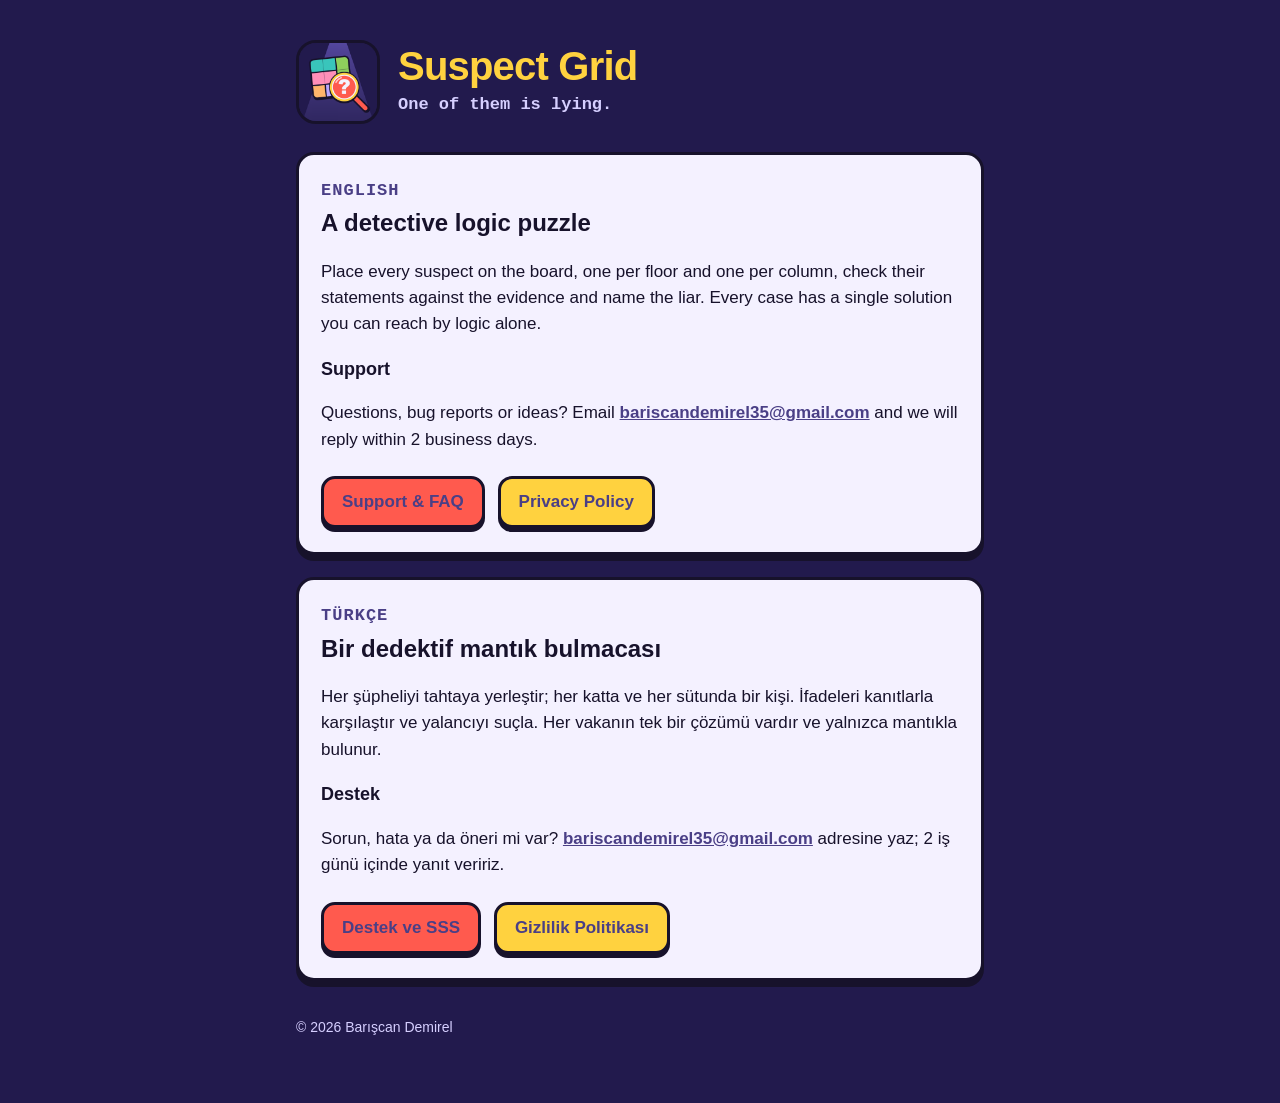
<file: index.html>
<!doctype html>
<html lang="en">
<head>
  <meta charset="utf-8">
  <meta name="viewport" content="width=device-width, initial-scale=1">
  <title>Suspect Grid</title>
  <meta name="description" content="Suspect Grid: a detective logic puzzle. One of them is lying.">
  <link rel="icon" href="icon.png">
  <link rel="stylesheet" href="style.css">
</head>
<body>
<main>
  <header>
    <img src="icon.png" alt="Suspect Grid icon">
    <div>
      <h1>Suspect Grid</h1>
      <p class="tagline">One of them is lying.</p>
    </div>
  </header>

  <section class="card">
    <span class="lang">ENGLISH</span>
    <h2>A detective logic puzzle</h2>
    <p>Place every suspect on the board, one per floor and one per column, check their statements against the
      evidence and name the liar. Every case has a single solution you can reach by logic alone.</p>
    <h3>Support</h3>
    <p>Questions, bug reports or ideas? Email <a href="mailto:bariscandemirel35@gmail.com">bariscandemirel35@gmail.com</a> and we will reply within
      2 business days.</p>
    <a class="button" href="support.html">Support &amp; FAQ</a>
    <a class="button secondary" href="privacy.html">Privacy Policy</a>
  </section>

  <section class="card">
    <span class="lang">TÜRKÇE</span>
    <h2>Bir dedektif mantık bulmacası</h2>
    <p>Her şüpheliyi tahtaya yerleştir; her katta ve her sütunda bir kişi. İfadeleri kanıtlarla karşılaştır ve
      yalancıyı suçla. Her vakanın tek bir çözümü vardır ve yalnızca mantıkla bulunur.</p>
    <h3>Destek</h3>
    <p>Sorun, hata ya da öneri mi var? <a href="mailto:bariscandemirel35@gmail.com">bariscandemirel35@gmail.com</a> adresine yaz; 2 iş günü içinde
      yanıt veririz.</p>
    <a class="button" href="support.html#tr">Destek ve SSS</a>
    <a class="button secondary" href="privacy.html#tr">Gizlilik Politikası</a>
  </section>

  <footer>© 2026 Barışcan Demirel</footer>
</main>
</body>
</html>
</file>
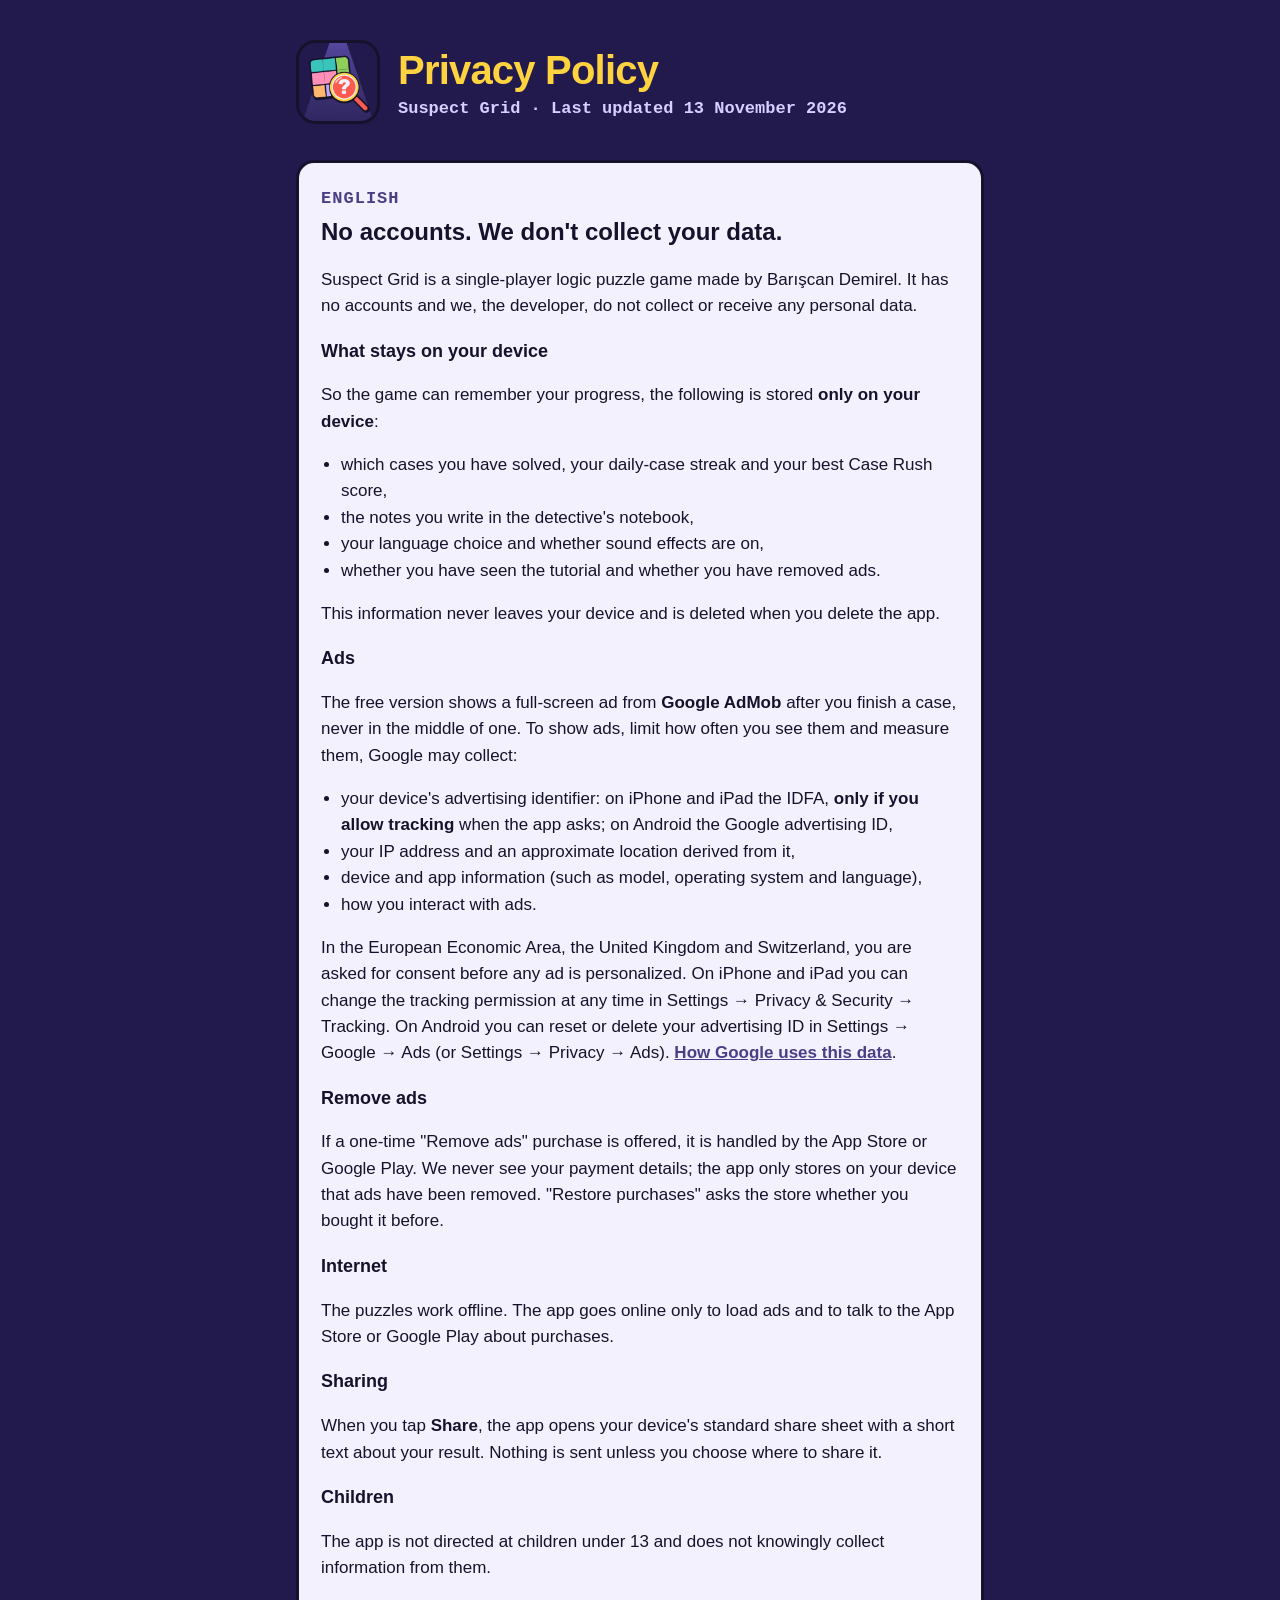
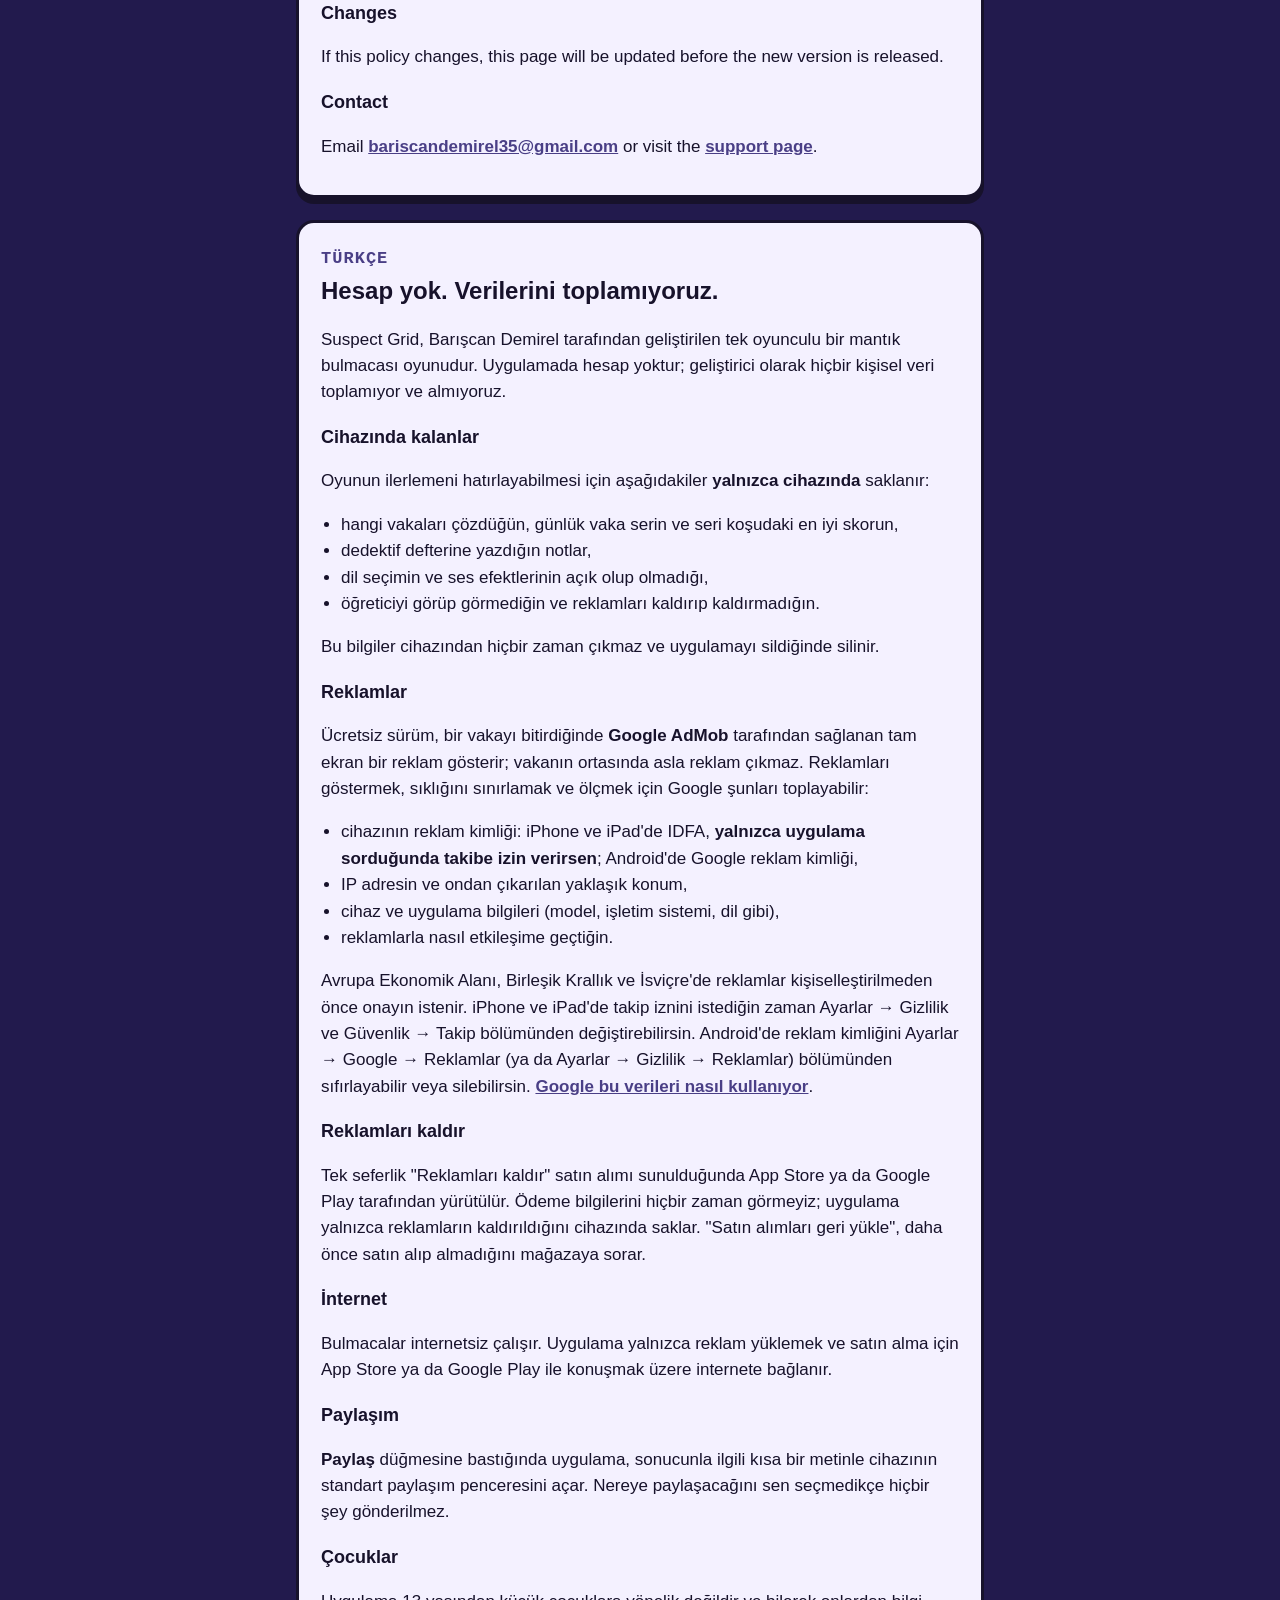
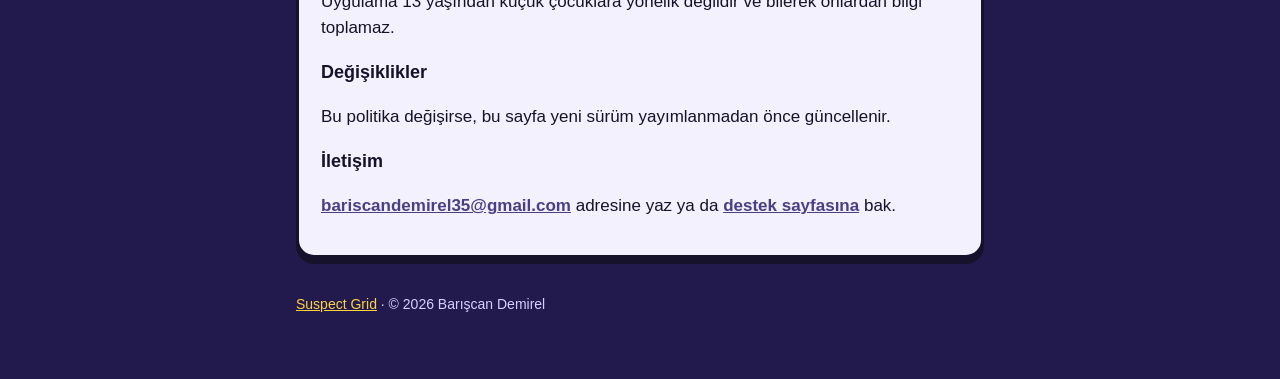
<file: privacy.html>
<!doctype html>
<html lang="en">
<head>
  <meta charset="utf-8">
  <meta name="viewport" content="width=device-width, initial-scale=1">
  <title>Suspect Grid Privacy Policy</title>
  <meta name="description" content="Privacy policy for the Suspect Grid app: what stays on your device, ads and purchases.">
  <link rel="icon" href="icon.png">
  <link rel="stylesheet" href="style.css">
</head>
<body>
<main>
  <header>
    <a href="./"><img src="icon.png" alt="Suspect Grid icon"></a>
    <div>
      <h1>Privacy Policy</h1>
      <p class="tagline">Suspect Grid · Last updated 13 November 2026</p>
    </div>
  </header>

  <section class="card" id="en">
    <span class="lang">ENGLISH</span>
    <h2>No accounts. We don't collect your data.</h2>
    <p>Suspect Grid is a single-player logic puzzle game made by Barışcan Demirel. It has no accounts and
      we, the developer, do not collect or receive any personal data.</p>
    <h3>What stays on your device</h3>
    <p>So the game can remember your progress, the following is stored <strong>only on your device</strong>:</p>
    <ul>
      <li>which cases you have solved, your daily-case streak and your best Case Rush score,</li>
      <li>the notes you write in the detective's notebook,</li>
      <li>your language choice and whether sound effects are on,</li>
      <li>whether you have seen the tutorial and whether you have removed ads.</li>
    </ul>
    <p>This information never leaves your device and is deleted when you delete the app.</p>
    <h3>Ads</h3>
    <p>The free version shows a full-screen ad from <strong>Google AdMob</strong> after you finish a case,
      never in the middle of one. To show ads, limit how often you see them and measure them, Google may
      collect:</p>
    <ul>
      <li>your device's advertising identifier: on iPhone and iPad the IDFA, <strong>only if you allow tracking</strong>
        when the app asks; on Android the Google advertising ID,</li>
      <li>your IP address and an approximate location derived from it,</li>
      <li>device and app information (such as model, operating system and language),</li>
      <li>how you interact with ads.</li>
    </ul>
    <p>In the European Economic Area, the United Kingdom and Switzerland, you are asked for consent before any
      ad is personalized. On iPhone and iPad you can change the tracking permission at any time in Settings →
      Privacy &amp; Security → Tracking. On Android you can reset or delete your advertising ID in Settings →
      Google → Ads (or Settings → Privacy → Ads). <a href="https://policies.google.com/technologies/partner-sites">How Google uses
      this data</a>.</p>
    <h3>Remove ads</h3>
    <p>If a one-time "Remove ads" purchase is offered, it is handled by the App Store or Google Play. We never
      see your payment details; the app only stores on your device that ads have been removed. "Restore
      purchases" asks the store whether you bought it before.</p>
    <h3>Internet</h3>
    <p>The puzzles work offline. The app goes online only to load ads and to talk to the App Store or Google
      Play about purchases.</p>
    <h3>Sharing</h3>
    <p>When you tap <strong>Share</strong>, the app opens your device's standard share sheet with a short text about
      your result. Nothing is sent unless you choose where to share it.</p>
    <h3>Children</h3>
    <p>The app is not directed at children under 13 and does not knowingly collect information from them.</p>
    <h3>Changes</h3>
    <p>If this policy changes, this page will be updated before the new version is released.</p>
    <h3>Contact</h3>
    <p>Email <a href="mailto:bariscandemirel35@gmail.com">bariscandemirel35@gmail.com</a> or visit the <a href="support.html">support page</a>.</p>
  </section>

  <section class="card" id="tr">
    <span class="lang">TÜRKÇE</span>
    <h2>Hesap yok. Verilerini toplamıyoruz.</h2>
    <p>Suspect Grid, Barışcan Demirel tarafından geliştirilen tek oyunculu bir mantık bulmacası oyunudur.
      Uygulamada hesap yoktur; geliştirici olarak hiçbir kişisel veri toplamıyor ve almıyoruz.</p>
    <h3>Cihazında kalanlar</h3>
    <p>Oyunun ilerlemeni hatırlayabilmesi için aşağıdakiler <strong>yalnızca cihazında</strong> saklanır:</p>
    <ul>
      <li>hangi vakaları çözdüğün, günlük vaka serin ve seri koşudaki en iyi skorun,</li>
      <li>dedektif defterine yazdığın notlar,</li>
      <li>dil seçimin ve ses efektlerinin açık olup olmadığı,</li>
      <li>öğreticiyi görüp görmediğin ve reklamları kaldırıp kaldırmadığın.</li>
    </ul>
    <p>Bu bilgiler cihazından hiçbir zaman çıkmaz ve uygulamayı sildiğinde silinir.</p>
    <h3>Reklamlar</h3>
    <p>Ücretsiz sürüm, bir vakayı bitirdiğinde <strong>Google AdMob</strong> tarafından sağlanan tam ekran bir reklam
      gösterir; vakanın ortasında asla reklam çıkmaz. Reklamları göstermek, sıklığını sınırlamak ve ölçmek için
      Google şunları toplayabilir:</p>
    <ul>
      <li>cihazının reklam kimliği: iPhone ve iPad'de IDFA, <strong>yalnızca uygulama sorduğunda takibe izin
        verirsen</strong>; Android'de Google reklam kimliği,</li>
      <li>IP adresin ve ondan çıkarılan yaklaşık konum,</li>
      <li>cihaz ve uygulama bilgileri (model, işletim sistemi, dil gibi),</li>
      <li>reklamlarla nasıl etkileşime geçtiğin.</li>
    </ul>
    <p>Avrupa Ekonomik Alanı, Birleşik Krallık ve İsviçre'de reklamlar kişiselleştirilmeden önce onayın istenir.
      iPhone ve iPad'de takip iznini istediğin zaman Ayarlar → Gizlilik ve Güvenlik → Takip bölümünden
      değiştirebilirsin. Android'de reklam kimliğini Ayarlar → Google → Reklamlar (ya da Ayarlar → Gizlilik →
      Reklamlar) bölümünden sıfırlayabilir veya silebilirsin.
      <a href="https://policies.google.com/technologies/partner-sites">Google bu verileri nasıl kullanıyor</a>.</p>
    <h3>Reklamları kaldır</h3>
    <p>Tek seferlik "Reklamları kaldır" satın alımı sunulduğunda App Store ya da Google Play tarafından yürütülür.
      Ödeme bilgilerini hiçbir zaman görmeyiz; uygulama yalnızca reklamların kaldırıldığını cihazında saklar.
      "Satın alımları geri yükle", daha önce satın alıp almadığını mağazaya sorar.</p>
    <h3>İnternet</h3>
    <p>Bulmacalar internetsiz çalışır. Uygulama yalnızca reklam yüklemek ve satın alma için App Store ya da Google Play ile
      konuşmak üzere internete bağlanır.</p>
    <h3>Paylaşım</h3>
    <p><strong>Paylaş</strong> düğmesine bastığında uygulama, sonucunla ilgili kısa bir metinle cihazının standart
      paylaşım penceresini açar. Nereye paylaşacağını sen seçmedikçe hiçbir şey gönderilmez.</p>
    <h3>Çocuklar</h3>
    <p>Uygulama 13 yaşından küçük çocuklara yönelik değildir ve bilerek onlardan bilgi toplamaz.</p>
    <h3>Değişiklikler</h3>
    <p>Bu politika değişirse, bu sayfa yeni sürüm yayımlanmadan önce güncellenir.</p>
    <h3>İletişim</h3>
    <p><a href="mailto:bariscandemirel35@gmail.com">bariscandemirel35@gmail.com</a> adresine yaz ya da <a href="support.html#tr">destek sayfasına</a> bak.</p>
  </section>

  <footer><a href="./">Suspect Grid</a> · © 2026 Barışcan Demirel</footer>
</main>
</body>
</html>
</file>
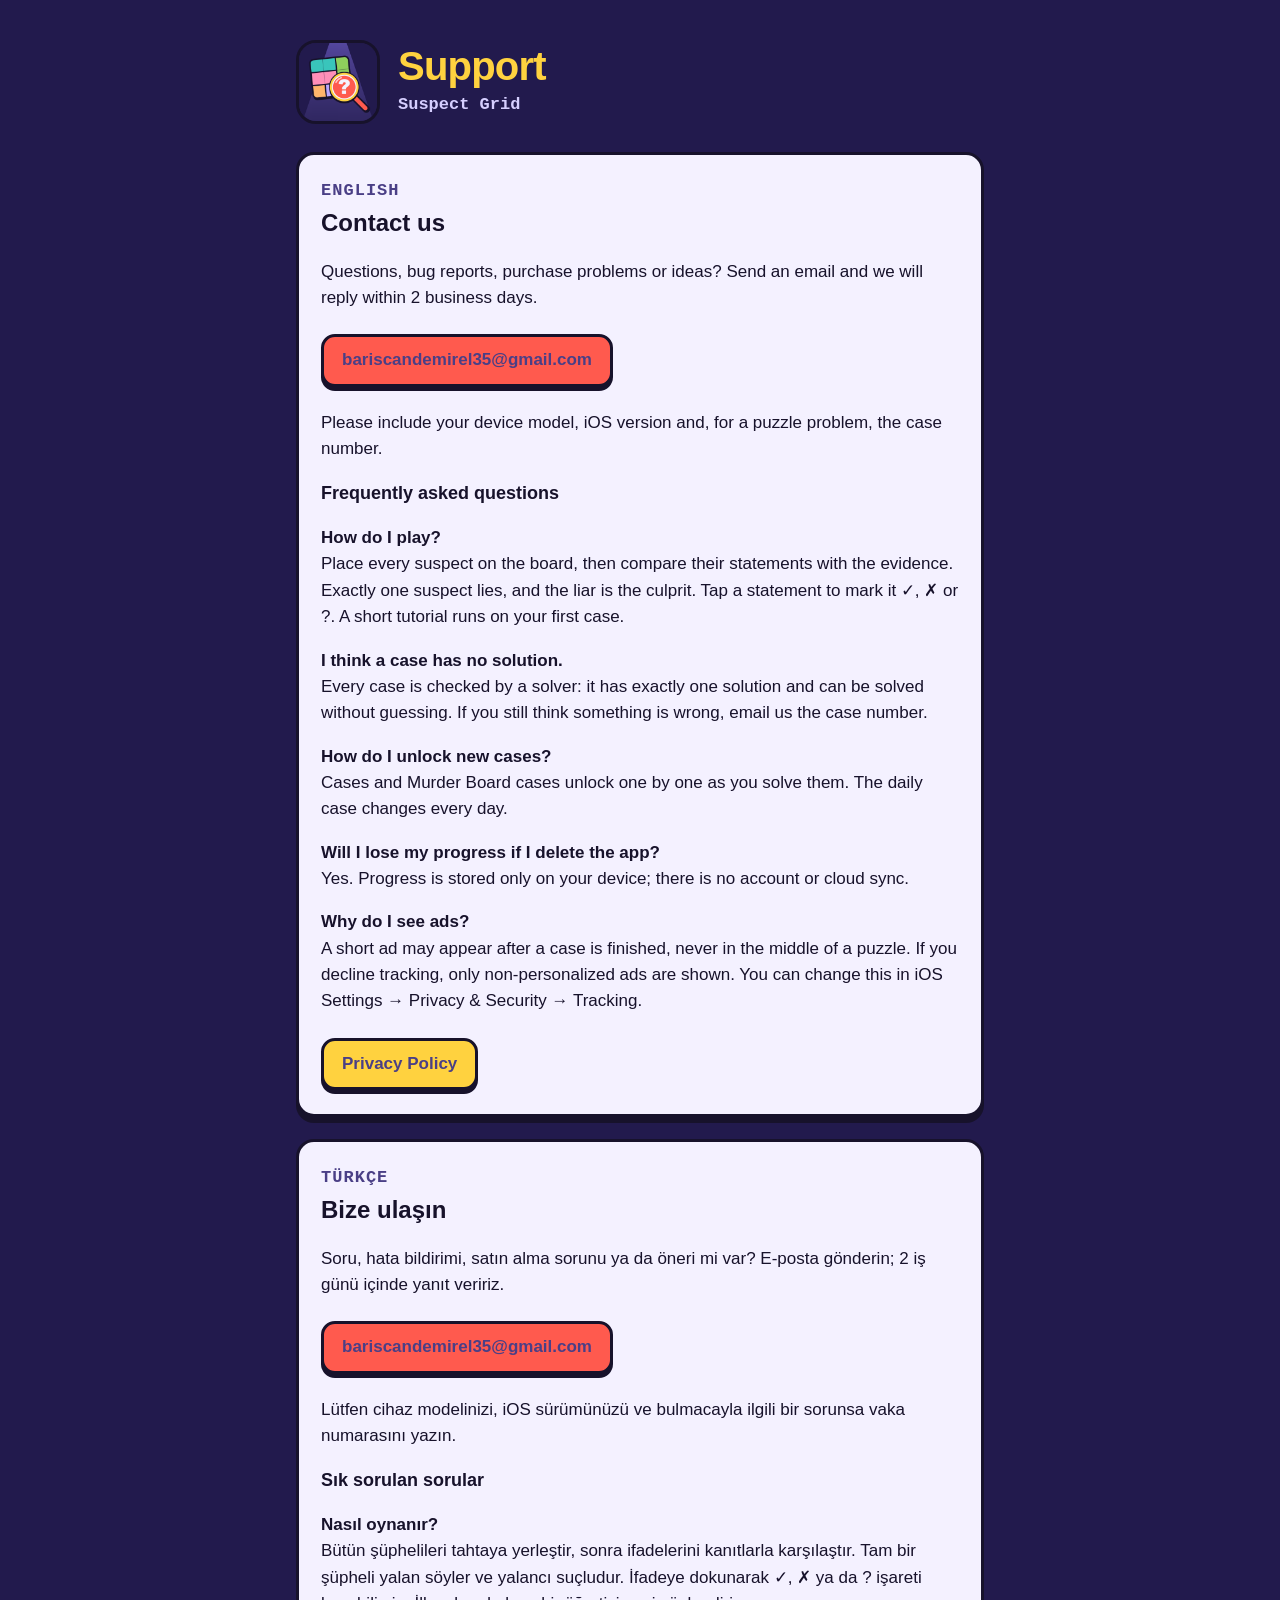
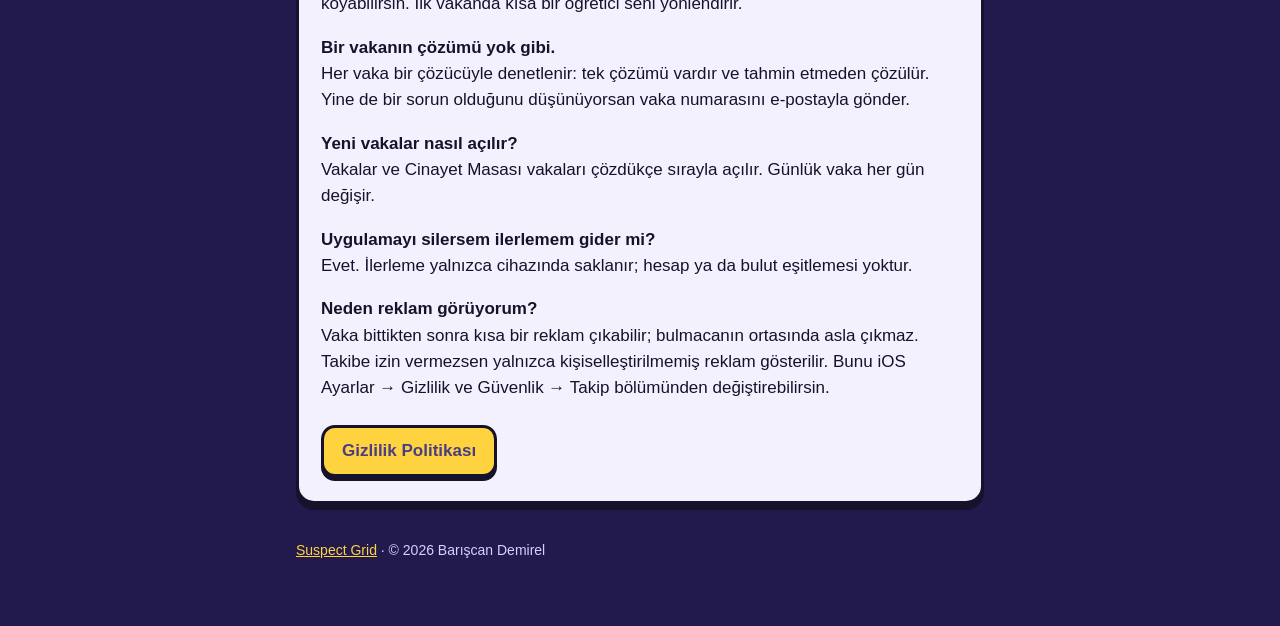
<file: support.html>
<!doctype html>
<html lang="en">
<head>
  <meta charset="utf-8">
  <meta name="viewport" content="width=device-width, initial-scale=1">
  <title>Suspect Grid Support</title>
  <meta name="description" content="Suspect Grid support: contact, frequently asked questions and help.">
  <link rel="icon" href="icon.png">
  <link rel="stylesheet" href="style.css">
</head>
<body>
<main>
  <header>
    <img src="icon.png" alt="Suspect Grid icon">
    <div>
      <h1>Support</h1>
      <p class="tagline">Suspect Grid</p>
    </div>
  </header>

  <section class="card">
    <span class="lang">ENGLISH</span>
    <h2>Contact us</h2>
    <p>Questions, bug reports, purchase problems or ideas? Send an email and we will reply within
      2 business days.</p>
    <a class="button" href="mailto:bariscandemirel35@gmail.com?subject=Suspect%20Grid%20Support">bariscandemirel35@gmail.com</a>
    <p>Please include your device model, iOS version and, for a puzzle problem, the case number.</p>

    <h3>Frequently asked questions</h3>
    <p><strong>How do I play?</strong><br>
      Place every suspect on the board, then compare their statements with the evidence. Exactly one suspect
      lies, and the liar is the culprit. Tap a statement to mark it ✓, ✗ or ?. A short tutorial runs
      on your first case.</p>
    <p><strong>I think a case has no solution.</strong><br>
      Every case is checked by a solver: it has exactly one solution and can be solved without guessing.
      If you still think something is wrong, email us the case number.</p>
    <p><strong>How do I unlock new cases?</strong><br>
      Cases and Murder Board cases unlock one by one as you solve them. The daily case changes every day.</p>
    <p><strong>Will I lose my progress if I delete the app?</strong><br>
      Yes. Progress is stored only on your device; there is no account or cloud sync.</p>
    <p><strong>Why do I see ads?</strong><br>
      A short ad may appear after a case is finished, never in the middle of a puzzle. If you decline tracking,
      only non-personalized ads are shown. You can change this in iOS Settings → Privacy &amp; Security → Tracking.</p>

    <a class="button secondary" href="privacy.html">Privacy Policy</a>
  </section>

  <section class="card" id="tr">
    <span class="lang">TÜRKÇE</span>
    <h2>Bize ulaşın</h2>
    <p>Soru, hata bildirimi, satın alma sorunu ya da öneri mi var? E-posta gönderin; 2 iş günü içinde
      yanıt veririz.</p>
    <a class="button" href="mailto:bariscandemirel35@gmail.com?subject=Suspect%20Grid%20Destek">bariscandemirel35@gmail.com</a>
    <p>Lütfen cihaz modelinizi, iOS sürümünüzü ve bulmacayla ilgili bir sorunsa vaka numarasını yazın.</p>

    <h3>Sık sorulan sorular</h3>
    <p><strong>Nasıl oynanır?</strong><br>
      Bütün şüphelileri tahtaya yerleştir, sonra ifadelerini kanıtlarla karşılaştır. Tam bir şüpheli yalan
      söyler ve yalancı suçludur. İfadeye dokunarak ✓, ✗ ya da ? işareti koyabilirsin. İlk vakanda kısa bir
      öğretici seni yönlendirir.</p>
    <p><strong>Bir vakanın çözümü yok gibi.</strong><br>
      Her vaka bir çözücüyle denetlenir: tek çözümü vardır ve tahmin etmeden çözülür. Yine de bir sorun
      olduğunu düşünüyorsan vaka numarasını e-postayla gönder.</p>
    <p><strong>Yeni vakalar nasıl açılır?</strong><br>
      Vakalar ve Cinayet Masası vakaları çözdükçe sırayla açılır. Günlük vaka her gün değişir.</p>
    <p><strong>Uygulamayı silersem ilerlemem gider mi?</strong><br>
      Evet. İlerleme yalnızca cihazında saklanır; hesap ya da bulut eşitlemesi yoktur.</p>
    <p><strong>Neden reklam görüyorum?</strong><br>
      Vaka bittikten sonra kısa bir reklam çıkabilir; bulmacanın ortasında asla çıkmaz. Takibe izin vermezsen
      yalnızca kişiselleştirilmemiş reklam gösterilir. Bunu iOS Ayarlar → Gizlilik ve Güvenlik → Takip
      bölümünden değiştirebilirsin.</p>

    <a class="button secondary" href="privacy.html#tr">Gizlilik Politikası</a>
  </section>

  <footer><a href="./">Suspect Grid</a> · © 2026 Barışcan Demirel</footer>
</main>
</body>
</html>
</file>
<file: style.css>
:root {
  --night: #221a4d;
  --ink: #17122b;
  --lemon: #ffd23f;
  --coral: #ff5a4e;
  --paper: #f4f1ff;
  --lilac: #d6cfff;
  --violet: #322873;
}

* { box-sizing: border-box; }

body {
  margin: 0;
  background: var(--night);
  color: var(--paper);
  font: 17px/1.55 -apple-system, BlinkMacSystemFont, "Segoe UI", Roboto, Helvetica, Arial, sans-serif;
}

main {
  max-width: 720px;
  margin: 0 auto;
  padding: 40px 16px 64px;
}

header { display: flex; align-items: center; gap: 18px; margin-bottom: 28px; }
header img { width: 84px; height: 84px; border-radius: 20px; border: 3px solid var(--ink); }
h1 { margin: 0; font-size: 40px; line-height: 1; color: var(--lemon); letter-spacing: -0.02em; }
.tagline { margin: 6px 0 0; font-family: "Courier New", monospace; font-weight: 700; color: var(--lilac); }

.card {
  background: var(--paper);
  color: var(--ink);
  border: 3px solid var(--ink);
  border-radius: 18px;
  box-shadow: 0 6px 0 var(--ink);
  padding: 22px 22px 18px;
  margin: 22px 0;
}
.card h2 { margin: 0 0 8px; font-size: 24px; }
.card h3 { margin: 18px 0 6px; font-size: 18px; }
.card ul { padding-left: 20px; }
.card a { color: #4a3f86; font-weight: 700; }

.button {
  display: inline-block;
  background: var(--coral);
  color: var(--ink);
  font-weight: 800;
  text-decoration: none;
  border: 3px solid var(--ink);
  border-radius: 14px;
  box-shadow: 0 4px 0 var(--ink);
  padding: 10px 18px;
  margin: 6px 8px 6px 0;
}
.button.secondary { background: var(--lemon); }

.lang { font-family: "Courier New", monospace; font-weight: 700; color: #4a3f86; letter-spacing: 0.06em; }
footer { color: var(--lilac); font-size: 14px; margin-top: 36px; }
footer a { color: var(--lemon); }
</file>
